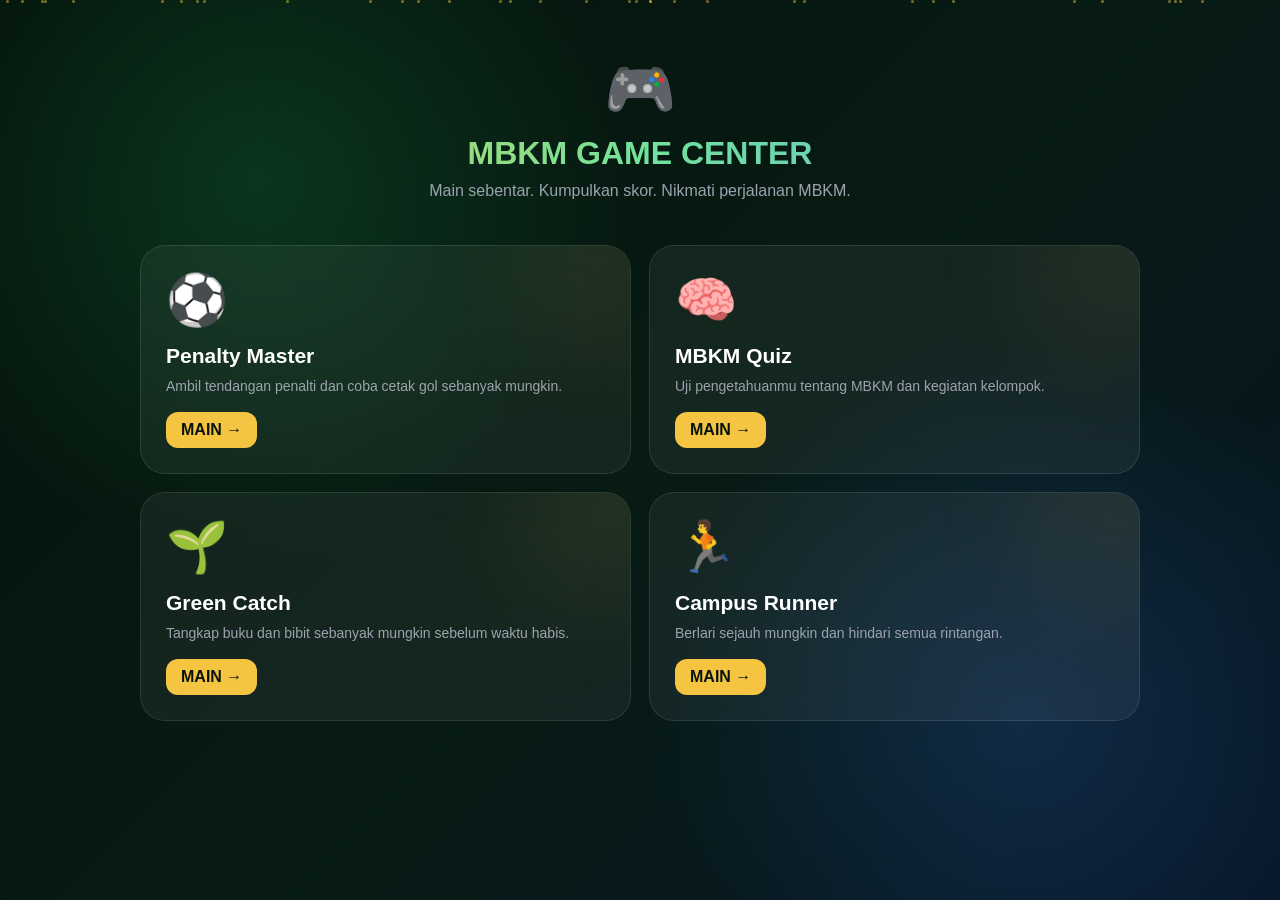
<file: games/index.html>
<!DOCTYPE html>
<html lang="id">
<head>
<meta charset="UTF-8">
<meta name="viewport" content="width=device-width, initial-scale=1.0">
<title>MBKM Game Center</title>

<style>
*{
    box-sizing:border-box;
    margin:0;
    padding:0;
}

body{
    min-height:100vh;
    font-family:Arial,Helvetica,sans-serif;
    background:
        radial-gradient(circle at 20% 20%,rgba(34,197,94,.18),transparent 30%),
        radial-gradient(circle at 80% 80%,rgba(59,130,246,.18),transparent 30%),
        linear-gradient(135deg,#04120b,#071b13,#061525);
    color:white;
    overflow-x:hidden;
}

/* PARTICLE */

.particle{
    position:fixed;
    width:3px;
    height:3px;
    background:#f5c542;
    border-radius:50%;
    opacity:.5;
    animation:float 8s infinite linear;
}

@keyframes float{
    from{
        transform:translateY(100vh);
    }
    to{
        transform:translateY(-10vh);
    }
}

/* HEADER */

.header{
    text-align:center;
    padding:55px 20px 25px;
}

.logo{
    font-size:58px;
    margin-bottom:12px;
    animation:pulse 2s infinite;
}

@keyframes pulse{
    50%{transform:scale(1.08)}
}

.header h1{
    font-size:32px;
    background:linear-gradient(90deg,#f5c542,#72e39a,#60a5fa);
    -webkit-background-clip:text;
    color:transparent;
}

.header p{
    color:#9ca3af;
    margin-top:10px;
}

/* GAME GRID */

.container{
    width:min(1000px,92%);
    margin:auto;
    padding:20px 0 60px;
}

.game-grid{
    display:grid;
    grid-template-columns:repeat(2,1fr);
    gap:18px;
}

.game-card{
    position:relative;
    padding:25px;
    min-height:190px;
    border:1px solid rgba(255,255,255,.1);
    border-radius:25px;
    background:rgba(255,255,255,.055);
    backdrop-filter:blur(18px);
    overflow:hidden;
    cursor:pointer;
    transition:.3s;
}

.game-card::before{
    content:"";
    position:absolute;
    width:120px;
    height:120px;
    background:#f5c542;
    filter:blur(70px);
    opacity:.15;
    right:-40px;
    top:-40px;
}

.game-card:hover{
    transform:translateY(-7px);
    border-color:rgba(245,197,66,.5);
    box-shadow:0 20px 50px rgba(0,0,0,.3);
}

.game-icon{
    font-size:50px;
    margin-bottom:15px;
}

.game-card h2{
    font-size:21px;
    margin-bottom:8px;
}

.game-card p{
    color:#9ca3af;
    font-size:14px;
    line-height:1.5;
}

.play{
    display:inline-block;
    margin-top:15px;
    padding:9px 15px;
    border-radius:12px;
    background:#f5c542;
    color:#07130d;
    font-weight:bold;
}

/* GAME SCREEN */

.game-screen{
    display:none;
    position:fixed;
    inset:0;
    z-index:100;
    background:rgba(2,8,5,.94);
    backdrop-filter:blur(15px);
    padding:20px;
}

.game-screen.active{
    display:flex;
    align-items:center;
    justify-content:center;
}

.game-box{
    width:min(650px,100%);
    max-height:92vh;
    overflow:auto;
    padding:25px;
    border:1px solid rgba(255,255,255,.12);
    border-radius:28px;
    background:linear-gradient(145deg,#0b2116,#071521);
    box-shadow:0 30px 100px rgba(0,0,0,.6);
}

.game-top{
    display:flex;
    justify-content:space-between;
    align-items:center;
    margin-bottom:20px;
}

.close{
    border:0;
    width:42px;
    height:42px;
    border-radius:12px;
    background:rgba(255,255,255,.08);
    color:white;
    font-size:20px;
    cursor:pointer;
}

.score{
    color:#f5c542;
    font-weight:bold;
}

/* BUTTON */

.btn{
    border:0;
    border-radius:14px;
    padding:13px 20px;
    background:linear-gradient(135deg,#f5c542,#eab308);
    color:#07130d;
    font-weight:bold;
    cursor:pointer;
    transition:.2s;
}

.btn:active{
    transform:scale(.94);
}

/* PENALTY */

.penalty-field{
    height:330px;
    border-radius:22px;
    position:relative;
    overflow:hidden;
    background:
        linear-gradient(rgba(0,100,50,.2),rgba(0,40,20,.4)),
        repeating-linear-gradient(
            90deg,
            #155e38 0 50px,
            #176b40 50px 100px
        );
}

.goal{
    position:absolute;
    top:35px;
    left:50%;
    transform:translateX(-50%);
    font-size:110px;
}

.ball{
    position:absolute;
    font-size:48px;
    left:50%;
    bottom:25px;
    transform:translateX(-50%);
    transition:.5s;
}

.penalty-controls{
    text-align:center;
    margin-top:18px;
}

/* QUIZ */

.quiz-question{
    font-size:21px;
    line-height:1.5;
    margin:25px 0;
}

.quiz-options{
    display:grid;
    gap:10px;
}

.quiz-options button{
    text-align:left;
    padding:15px;
    border-radius:14px;
    border:1px solid rgba(255,255,255,.1);
    background:rgba(255,255,255,.05);
    color:white;
    cursor:pointer;
    transition:.2s;
}

.quiz-options button:hover{
    background:rgba(245,197,66,.15);
}

/* CATCH GAME */

.arena{
    position:relative;
    height:350px;
    border-radius:22px;
    overflow:hidden;
    background:
        radial-gradient(circle at 50% 20%,rgba(34,197,94,.2),transparent 30%),
        #06140d;
}

.player{
    position:absolute;
    bottom:20px;
    left:50%;
    transform:translateX(-50%);
    font-size:55px;
    transition:left .12s;
}

.item{
    position:absolute;
    top:-50px;
    font-size:32px;
}

.controls{
    display:flex;
    justify-content:center;
    gap:20px;
    margin-top:15px;
}

.control{
    width:65px;
    height:55px;
    border:0;
    border-radius:16px;
    background:rgba(255,255,255,.08);
    color:white;
    font-size:25px;
}

/* RUNNER */

.runner{
    height:350px;
    border-radius:22px;
    position:relative;
    overflow:hidden;
    background:linear-gradient(#071a2b,#07130d);
}

.runner-player{
    position:absolute;
    bottom:30px;
    left:70px;
    font-size:50px;
}

.obstacle{
    position:absolute;
    right:-50px;
    bottom:30px;
    font-size:45px;
}

/* RESULT */

.result{
    text-align:center;
    padding:35px 10px;
}

.result-icon{
    font-size:70px;
    margin-bottom:15px;
}

.result h2{
    font-size:28px;
    margin-bottom:10px;
}

.final-score{
    color:#f5c542;
    font-size:45px;
    font-weight:bold;
    margin:15px;
}

/* MOBILE */

@media(max-width:600px){

    .header{
        padding-top:35px;
    }

    .header h1{
        font-size:27px;
    }

    .game-grid{
        grid-template-columns:1fr;
    }

    .game-card{
        min-height:160px;
    }

    .game-box{
        padding:18px;
        border-radius:22px;
    }

    .penalty-field,
    .arena,
    .runner{
        height:300px;
    }
}
</style>
</head>

<body>

<!-- PARTICLES -->

<script>
for(let i=0;i<35;i++){
    const p=document.createElement("div");
    p.className="particle";
    p.style.left=Math.random()*100+"%";
    p.style.animationDelay=Math.random()*8+"s";
    p.style.animationDuration=(5+Math.random()*7)+"s";
    document.body.appendChild(p);
}
</script>

<header class="header">

    <div class="logo">🎮</div>

    <h1>MBKM GAME CENTER</h1>

    <p>
        Main sebentar. Kumpulkan skor. Nikmati perjalanan MBKM.
    </p>

</header>

<main class="container">

<div class="game-grid">

    <div class="game-card" onclick="openGame('penalty')">
        <div class="game-icon">⚽</div>
        <h2>Penalty Master</h2>
        <p>
            Ambil tendangan penalti dan coba cetak gol sebanyak mungkin.
        </p>
        <span class="play">MAIN →</span>
    </div>

    <div class="game-card" onclick="openGame('quiz')">
        <div class="game-icon">🧠</div>
        <h2>MBKM Quiz</h2>
        <p>
            Uji pengetahuanmu tentang MBKM dan kegiatan kelompok.
        </p>
        <span class="play">MAIN →</span>
    </div>

    <div class="game-card" onclick="openGame('catch')">
        <div class="game-icon">🌱</div>
        <h2>Green Catch</h2>
        <p>
            Tangkap buku dan bibit sebanyak mungkin sebelum waktu habis.
        </p>
        <span class="play">MAIN →</span>
    </div>

    <div class="game-card" onclick="openGame('runner')">
        <div class="game-icon">🏃</div>
        <h2>Campus Runner</h2>
        <p>
            Berlari sejauh mungkin dan hindari semua rintangan.
        </p>
        <span class="play">MAIN →</span>
    </div>

</div>

</main>


<!-- GAME SCREEN -->

<div class="game-screen" id="gameScreen">

<div class="game-box">

    <div class="game-top">

        <h2 id="gameTitle">Game</h2>

        <button class="close" onclick="closeGame()">✕</button>

    </div>

    <div id="gameContent"></div>

</div>

</div>


<script>

/* =========================
   GLOBAL
========================= */

const screen = document.getElementById("gameScreen");
const title = document.getElementById("gameTitle");
const content = document.getElementById("gameContent");

let gameTimer;
let gameInterval;


/* =========================
   OPEN GAME
========================= */

function openGame(type){

    clearAll();

    screen.classList.add("active");

    if(type==="penalty") penaltyGame();
    if(type==="quiz") quizGame();
    if(type==="catch") catchGame();
    if(type==="runner") runnerGame();
}


/* =========================
   CLOSE
========================= */

function closeGame(){

    clearAll();

    screen.classList.remove("active");

    content.innerHTML="";
}


/* =========================
   CLEAR
========================= */

function clearAll(){

    clearInterval(gameTimer);
    clearInterval(gameInterval);

}


/* =========================
   PENALTY
========================= */

function penaltyGame(){

    title.textContent="⚽ Penalty Master";

    let score=0;
    let attempts=5;

    content.innerHTML=`

        <div class="score">
            Gol: <span id="penaltyScore">0</span>
            &nbsp; • &nbsp;
            Percobaan: <span id="attempts">5</span>
        </div>

        <br>

        <div class="penalty-field">

            <div class="goal">🥅</div>

            <div class="ball" id="ball">
                ⚽
            </div>

        </div>

        <div class="penalty-controls">

            <button class="btn" onclick="shootBall()">
                ⚡ TENDANG
            </button>

            <p id="penaltyMessage" style="margin-top:15px;color:#aaa;">
                Siap untuk mencetak gol?
            </p>

        </div>
    `;
}


/* SHOOT */

function shootBall(){

    const ball=document.getElementById("ball");

    if(!ball || attemptsLeft()<=0) return;

    let attempts=attemptsLeft();

    attempts--;

    document.getElementById("attempts").textContent=attempts;

    const goal=Math.random()<.55;

    if(goal){

        penaltyScore++;

        document.getElementById("penaltyScore").textContent=penaltyScore;

        ball.style.bottom="230px";

        ball.style.left=(35+Math.random()*30)+"%";

        document.getElementById("penaltyMessage").textContent=
            "🔥 GOOOOOL!";

    }else{

        ball.style.bottom="190px";

        ball.style.left=(15+Math.random()*70)+"%";

        document.getElementById("penaltyMessage").textContent=
            "😅 Ditepis kiper!";

    }

    setTimeout(()=>{

        ball.style.bottom="25px";
        ball.style.left="50%";

        if(attempts<=0){

            setTimeout(()=>{

                showResult(
                    "⚽",
                    "Penalty Selesai!",
                    penaltyScore
                );

            },500);

        }

    },600);
}


let penaltyScore=0;

function attemptsLeft(){

    const el=document.getElementById("attempts");

    return el ? Number(el.textContent):0;
}


/* =========================
   QUIZ
========================= */

const questions=[

{
q:"Apa kepanjangan dari MBKM?",
a:[
"Merdeka Belajar Kampus Merdeka",
"Mahasiswa Belajar Kegiatan Mandiri",
"Manajemen Belajar Kampus Modern",
"Media Belajar Kegiatan Mahasiswa"
],
correct:0
},

{
q:"Apa salah satu tujuan kegiatan MBKM?",
a:[
"Mengurangi pengalaman mahasiswa",
"Memberikan pengalaman belajar di luar kelas",
"Menghapus kegiatan kampus",
"Mengurangi kegiatan sosial"
],
correct:1
},

{
q:"Apa fungsi dokumentasi dalam sebuah kegiatan?",
a:[
"Menyimpan dan mengabadikan kegiatan",
"Menghapus kegiatan",
"Mengurangi peserta",
"Menggantikan panitia"
],
correct:0
},

{
q:"Apa yang mencerminkan kerja sama?",
a:[
"🤝",
"🚫",
"💤",
"❌"
],
correct:0
}

];

let questionIndex=0;
let quizScore=0;

function quizGame(){

    title.textContent="🧠 MBKM Quiz";

    questionIndex=0;
    quizScore=0;

    showQuestion();
}


function showQuestion(){

    if(questionIndex>=questions.length){

        showResult(
            "🧠",
            "Quiz Selesai!",
            quizScore+"/"+questions.length
        );

        return;
    }

    const q=questions[questionIndex];

    content.innerHTML=`

        <div class="score">
            Pertanyaan ${questionIndex+1}/${questions.length}
            • Skor ${quizScore}
        </div>

        <div class="quiz-question">
            ${q.q}
        </div>

        <div class="quiz-options">

            ${q.a.map((answer,index)=>`

                <button onclick="answerQuiz(${index})">
                    ${answer}
                </button>

            `).join("")}

        </div>

    `;
}


function answerQuiz(index){

    if(index===questions[questionIndex].correct){

        quizScore++;

    }

    questionIndex++;

    setTimeout(showQuestion,200);
}


/* =========================
   GREEN CATCH
========================= */

function catchGame(){

    title.textContent="🌱 Green Catch";

    let score=0;
    let time=20;
    let player=50;

    content.innerHTML=`

        <div class="score">
            🌱 Skor:
            <span id="catchScore">0</span>

            &nbsp; • &nbsp;

            ⏱️
            <span id="catchTime">20</span>s
        </div>

        <br>

        <div class="arena" id="catchArena">

            <div class="player" id="catchPlayer">
                🧑‍🎓
            </div>

        </div>

        <div class="controls">

            <button class="control"
                onclick="moveCatch(-10)">
                ⬅️
            </button>

            <button class="control"
                onclick="moveCatch(10)">
                ➡️
            </button>

        </div>

    `;

    window.catchScore=0;
    window.catchPlayerPosition=50;

    gameInterval=setInterval(()=>{

        createCatchItem();

    },700);

    gameTimer=setInterval(()=>{

        time--;

        const t=document.getElementById("catchTime");

        if(t)t.textContent=time;

        if(time<=0){

            clearAll();

            showResult(
                "🌱",
                "Waktu Habis!",
                window.catchScore
            );

        }

    },1000);
}


function moveCatch(direction){

    window.catchPlayerPosition+=direction;

    window.catchPlayerPosition=Math.max(
        8,
        Math.min(92,window.catchPlayerPosition)
    );

    const player=document.getElementById("catchPlayer");

    if(player){

        player.style.left=
            window.catchPlayerPosition+"%";

    }
}


function createCatchItem(){

    const arena=document.getElementById("catchArena");

    if(!arena)return;

    const item=document.createElement("div");

    item.className="item";

    item.textContent=
        Math.random()<.5 ? "🌱":"📚";

    item.style.left=
        (5+Math.random()*90)+"%";

    arena.appendChild(item);

    let top=-50;

    const fall=setInterval(()=>{

        top+=5;

        item.style.top=top+"px";

        const itemX=parseFloat(item.style.left);

        if(
            top>260 &&
            Math.abs(itemX-window.catchPlayerPosition)<12
        ){

            window.catchScore++;

            const score=
                document.getElementById("catchScore");

            if(score)
                score.textContent=window.catchScore;

            item.remove();

            clearInterval(fall);

        }

        if(top>360){

            item.remove();

            clearInterval(fall);

        }

    },40);
}


/* =========================
   CAMPUS RUNNER
========================= */

function runnerGame(){

    title.textContent="🏃 Campus Runner";

    let score=0;
    let playerY=0;
    let jumping=false;

    content.innerHTML=`

        <div class="score">
            🏆 Jarak:
            <span id="runnerScore">0</span>
        </div>

        <br>

        <div class="runner" id="runnerArena">

            <div class="runner-player"
                id="runnerPlayer">
                🏃
            </div>

        </div>

        <div class="controls">

            <button class="control"
                onclick="jumpRunner()">
                ⬆️
            </button>

        </div>

    `;

    gameInterval=setInterval(()=>{

        score++;

        const s=
            document.getElementById("runnerScore");

        if(s)s.textContent=score;

        createObstacle();

    },1000);

}


function jumpRunner(){

    if(jumping)return;

    jumping=true;

    const player=
        document.getElementById("runnerPlayer");

    if(!player)return;

    player.style.bottom="150px";

    setTimeout(()=>{

        player.style.bottom="30px";

        jumping=false;

    },550);

}


function createObstacle(){

    const arena=
        document.getElementById("runnerArena");

    if(!arena)return;

    const obstacle=
        document.createElement("div");

    obstacle.className="obstacle";

    obstacle.textContent=
        Math.random()<.5?"🪨":"🌳";

    arena.appendChild(obstacle);

    let right=-50;

    const move=setInterval(()=>{

        right+=6;

        obstacle.style.right=right+"px";

        if(right>700){

            obstacle.remove();

            clearInterval(move);

        }

    },40);

}


/* =========================
   RESULT
========================= */

function showResult(icon,message,score){

    clearAll();

    content.innerHTML=`

        <div class="result">

            <div class="result-icon">
                ${icon}
            </div>

            <h2>
                ${message}
            </h2>

            <p>
                Skor kamu
            </p>

            <div class="final-score">
                ${score}
            </div>

            <button
                class="btn"
                onclick="location.reload()">

                🔄 Main Lagi

            </button>

        </div>

    `;
}

</script>

</body>
</html>
</file>
